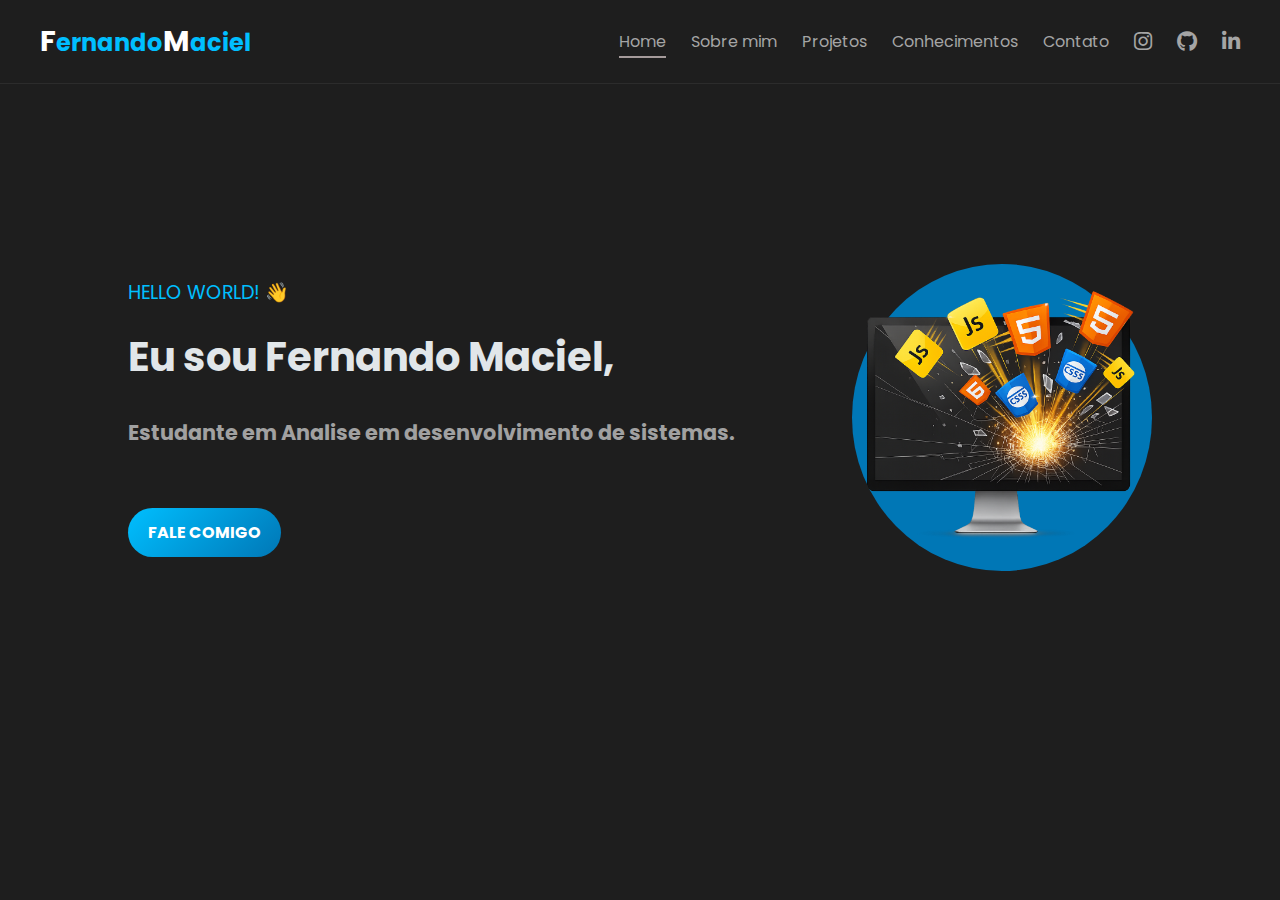
<file: index.html>
<!DOCTYPE html>
<html lang="pt-br">

<head>
    <meta charset="UTF-8"> <!-- Define a codificação de caracteres -->
    <meta name="viewport" content="width=device-width, initial-scale=1.0"> <!-- Responsividade para dispositivos móveis -->
    <title>Portifolio Pessoal</title> <!-- Título da página -->
    <!-- Link para ícones Font Awesome -->
    <link rel="stylesheet" href="https://cdnjs.cloudflare.com/ajax/libs/font-awesome/6.0.0/css/all.min.css">
    <!-- Link para arquivo CSS local -->
    <link rel="stylesheet" href="style.css">
    <!-- Link para fontes do Google Fonts -->
    <link href="https://fonts.googleapis.com/css2?family=DM+Sans&family=Poppins:wght@300;400;600&display=swap"
        rel="stylesheet">
</head>

<body>
    <header>
        <nav class="navbar">
            <div class="logo">
                <!-- Logo com destaque nas letras F e M -->
                <h2><span style="color: white; font-size: larger;">F</span>ernando<span
                        style="color: white; font-size: larger;">M</span>aciel</h2>
            </div>

            <!-- Botão para menu responsivo (hamburger) -->
            <button class="menu-toggle" aria-controls="main-nav" aria-expanded="false">
                <span class="hamburger"></span>
                <span class="hamburger"></span>
                <span class="hamburger"></span>
            </button>

            <div class="nav-links">
                <!-- Menu principal de navegação -->
                <ul class="nav-principal">
                    <li><a href="index.html" class="menu selecionado">Home</a></li>
                    <li><a href="sobremim.html" class="menu">Sobre mim</a></li>
                    <li><a href="projeto.html" class="menu">Projetos</a></li>
                    <li><a href="conhecimentos.html" class="menu">Conhecimentos</a></li>
                    <li><a href="contato.html" class="menu">Contato</a></li>
                </ul>
                <!-- Links para redes sociais com ícones -->
                <ul class="nav-social nav-social-links">
                    <li><a href="https://www.instagram.com/fernando_macielneves/" target="_blank"
                            class="icone_menu instagram"><i class="fa-brands fa-instagram instagram"></i></a></li>
                    <li><a href="https://github.com/fernandonevesmaciel" target="_blank" class="icone_menu github"><i
                                class="fa-brands fa-github"></i></a></li>
                    <li><a href="https://www.linkedin.com/in/fernando-maciel-das-neves-8a3aba194?utm_source=share&utm_campaign=share_via&utm_content=profile&utm_medium=android_app"
                            target="_blank" class="icone_menu linkedin"><i class="fa-brands fa-linkedin-in"></i></a>
                    </li>
                </ul>
            </div>

        </nav>
    </header>
    <main>
        <section class="container_apresentacao">
            <div class="conteudo_apresentacao">
                <p>HELLO WORLD! 👋 </p>
                <h2>Eu sou Fernando Maciel,</h2>
                <h3>Estudante em Analise em desenvolvimento de sistemas.</h3> 
                <a href="contato.html">FALE COMIGO</a> <!-- Link para página de contato -->
            </div>
            <div class="fundo-efeito">
                <!-- Imagem ilustrativa -->
                <img src="imagens/ilustração_computador.png" alt="imagem_ilustrativa_conhecimento"
                    class="imagem_apresentacao">
            </div>
        </section>
    </main>
    <!-- Script JavaScript para funcionalidades da página com menu "hamburguer" -->
    <script src="script/script.js"></script>
</body>

</html>
</file>
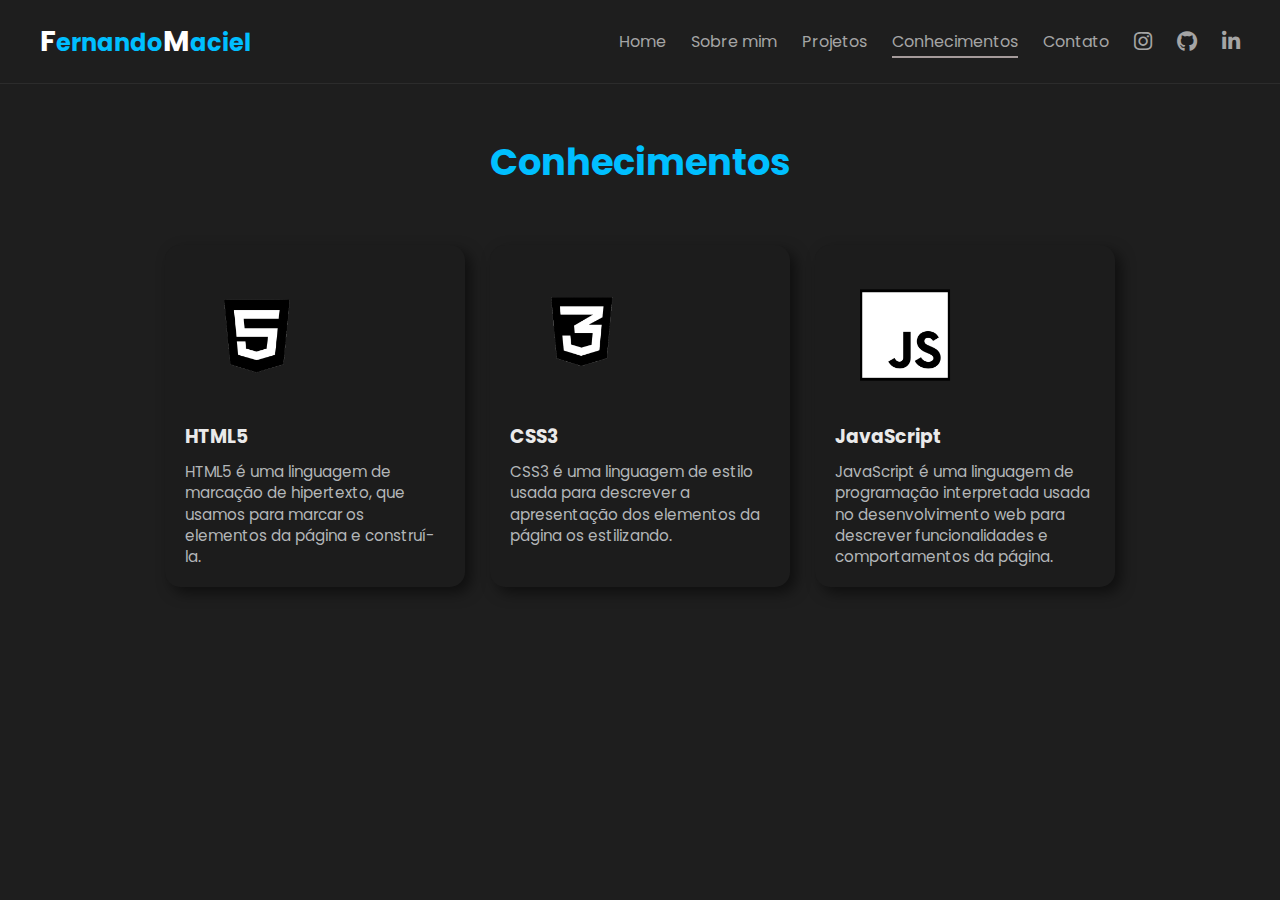
<file: conhecimentos.html>
<!DOCTYPE html>
<html lang="pt-br">

<head>
    <meta charset="UTF-8"> <!-- Define a codificação de caracteres -->
    <meta name="viewport" content="width=device-width, initial-scale=1.0"> <!-- Responsividade para dispositivos móveis -->
    <title>Portifolio Pessoal</title> <!-- Título da página -->
    <!-- Link para ícones Font Awesome -->
    <link rel="stylesheet" href="https://cdnjs.cloudflare.com/ajax/libs/font-awesome/6.0.0/css/all.min.css">
    <!-- Link para arquivo CSS local -->
    <link rel="stylesheet" href="style.css">
    <!-- Link para fontes do Google Fonts -->
    <link href="https://fonts.googleapis.com/css2?family=DM+Sans&family=Poppins:wght@300;400;600&display=swap"
        rel="stylesheet">
</head>

<body>
    <header>
        <nav class="navbar">
            <div class="logo">
                <!-- Logo com destaque nas letras F e M -->
                <h2><span style="color: white; font-size: larger;">F</span>ernando<span
                        style="color: white; font-size: larger;">M</span>aciel</h2>
            </div>

            <!-- Botão "hamburguer" para menu responsivo em dispositivos móveis -->
            <button class="menu-toggle" aria-controls="main-nav" aria-expanded="false">
                <span class="hamburger"></span>
                <span class="hamburger"></span>
                <span class="hamburger"></span>
            </button>

            <div class="nav-links">
                <!-- Menu principal de navegação -->
                <ul class="nav-principal">
                    <li><a href="index.html" class="menu">Home</a></li>
                    <li><a href="sobremim.html" class="menu">Sobre mim</a></li>
                    <li><a href="projeto.html" class="menu">Projetos</a></li>
                    <li><a href="conhecimentos.html" class="menu selecionado">Conhecimentos</a></li> <!-- Página atual destacada -->
                    <li><a href="contato.html" class="menu">Contato</a></li>
                </ul>
                <!-- Links para redes sociais com ícones -->
                <ul class="nav-social nav-social-links">
                    <li><a href="https://www.instagram.com/fernando_macielneves/" target="_blank"
                            class="icone_menu instagram"><i class="fa-brands fa-instagram instagram"></i></a></li>
                    <li><a href="https://github.com/fernandonevesmaciel" target="_blank" class="icone_menu github"><i
                                class="fa-brands fa-github"></i></a></li>
                    <li><a href="https://www.linkedin.com/in/fernando-maciel-das-neves-8a3aba194?utm_source=share&utm_campaign=share_via&utm_content=profile&utm_medium=android_app"
                            target="_blank" class="icone_menu linkedin"><i class="fa-brands fa-linkedin-in"></i></a>
                    </li>
                </ul>
            </div>

        </nav>
    </header>
    <main>
        <section class="container conhecimentos">
            <div>
                <!-- Título da seção Conhecimentos -->
                <h2 class="titulo_pagina">Conhecimentos</h2>
            </div>
            <div class="cards_container">
                <!-- Card de conhecimento HTML5 -->
                <div class="cards">
                    <div>
                        <img src="imagens/imagem_html5.png" alt="imagem_html5" class="imagem_card"> <!-- Imagem representativa -->
                    </div>
                    <div>
                        <h3>HTML5</h3> <!-- Título do conhecimento -->
                    </div>
                    <div>
                        <p>
                            <!-- Descrição do HTML5 -->
                            HTML5 é uma linguagem de marcação de hipertexto, que usamos para marcar os elementos da
                            página e construí-la.
                        </p>
                    </div>
                </div>
                <!-- Card de conhecimento CSS3 -->
                <div class="cards">
                    <div>
                        <img src="imagens/imagem_css3.png" alt="imagem_css3" class="imagem_card">
                    </div>
                    <div>
                        <h3>CSS3</h3>
                    </div>
                    <div>
                        <p>
                            <!-- Descrição do CSS3 -->
                            CSS3 é uma linguagem de estilo usada para descrever a apresentação dos elementos da página
                            os estilizando.
                        </p>
                    </div>
                </div>
                <!-- Card de conhecimento JavaScript -->
                <div class="cards">
                    <div>
                        <img src="imagens/imagem_js.png" alt="imagem_js" class="imagem_card">
                    </div>
                    <div>
                        <h3>JavaScript</h3>
                    </div>
                    <div>
                        <p>
                            <!-- Descrição do JavaScript -->
                            JavaScript é uma linguagem de programação interpretada usada no desenvolvimento web para
                            descrever funcionalidades e comportamentos da página.
                        </p>
                    </div>
                </div>
            </div>
        </section>
    </main>
     <!-- Script JavaScript para funcionalidades da página com menu "hamburguer" -->
    <script src="script/script.js"></script>
</body>

</html>
</file>
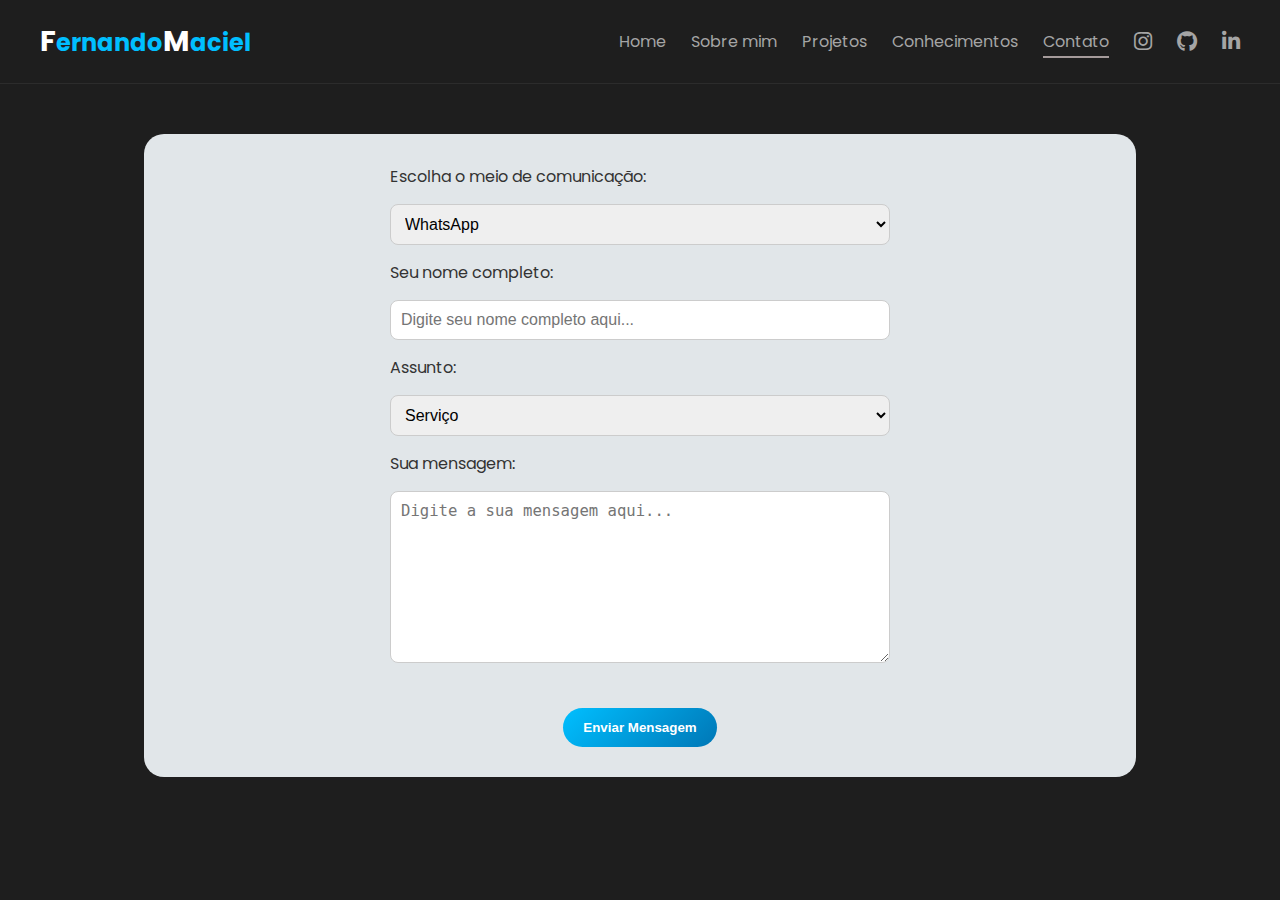
<file: contato.html>
<!DOCTYPE html>
<html lang="pt-br">

<head>
    <meta charset="UTF-8"> <!-- Define a codificação de caracteres -->
    <meta name="viewport" content="width=device-width, initial-scale=1.0">
    <!-- Responsividade para dispositivos móveis -->
    <title>Portifolio Pessoal</title> <!-- Título da página -->
    <!-- Link para ícones Font Awesome -->
    <link rel="stylesheet" href="https://cdnjs.cloudflare.com/ajax/libs/font-awesome/6.0.0/css/all.min.css">
    <!-- Link para arquivo CSS local -->
    <link rel="stylesheet" href="style.css">
    <!-- Link para fontes do Google Fonts -->
    <link href="https://fonts.googleapis.com/css2?family=DM+Sans&family=Poppins:wght@300;400;600&display=swap"
        rel="stylesheet">
</head>

<body>
    <header>
        <nav class="navbar">
            <div class="logo">
                <!-- Logo com destaque nas letras F e M -->
                <h2><span style="color: white; font-size: larger;">F</span>ernando<span
                        style="color: white; font-size: larger;">M</span>aciel</h2>
            </div>

            <!-- Botão "hamburguer" para menu responsivo em dispositivos móveis -->
            <button class="menu-toggle" aria-controls="main-nav" aria-expanded="false">
                <span class="hamburger"></span>
                <span class="hamburger"></span>
                <span class="hamburger"></span>
            </button>

            <div class="nav-links">
                <!-- Menu principal de navegação -->
                <ul class="nav-principal">
                    <li><a href="index.html" class="menu">Home</a></li>
                    <li><a href="sobremim.html" class="menu">Sobre mim</a></li>
                    <li><a href="projeto.html" class="menu">Projetos</a></li>
                    <li><a href="conhecimentos.html" class="menu">Conhecimentos</a></li>
                    <li><a href="contato.html" class="menu selecionado">Contato</a></li> <!-- Página atual destacada -->
                </ul>
                <!-- Links para redes sociais com ícones -->
                <ul class="nav-social nav-social-links">
                    <li><a href="https://www.instagram.com/fernando_macielneves/" target="_blank"
                            class="icone_menu instagram"><i class="fa-brands fa-instagram instagram"></i></a></li>
                    <li><a href="https://github.com/fernandonevesmaciel" target="_blank" class="icone_menu github"><i
                                class="fa-brands fa-github"></i></a></li>
                    <li><a href="https://www.linkedin.com/in/fernando-maciel-das-neves-8a3aba194?utm_source=share&utm_campaign=share_via&utm_content=profile&utm_medium=android_app"
                            target="_blank" class="icone_menu linkedin"><i class="fa-brands fa-linkedin-in"></i></a>
                    </li>
                </ul>
            </div>
        </nav>
    </header>
    <main>
        <section class="container">
            <div class="card-contato">
                <!-- Formulário de contato -->
                <form id="formContato">
                    <label for="meioComunicacao">Escolha o meio de comunicação:</label>
                    <select id="meioComunicacao" name="meioComunicacao">
                        <option value="whatsapp">WhatsApp </option>
                        <option value="telegram">Telegram</option>
                    </select>

                    <label for="nomeCompleto">Seu nome completo:</label>
                    <input type="text" id="nomeCompleto" name="nomeCompleto" required
                        placeholder="Digite seu nome completo aqui...">

                    <label for="assunto">Assunto:</label>
                    <select name="assunto" id="assunto">
                        <option value="serviços">Serviço</option>
                        <option value="duvidas">Dúvidas</option>
                        <option value="sugestão">Sugestão</option>
                        <option value="outros">Outros</option>
                    </select>

                    <label for="mensagem">Sua mensagem:</label>
                    <textarea id="mensagem" name="mensagem" rows="10" cols="70" required
                        placeholder="Digite a sua mensagem aqui..."></textarea>

                    <button type="submit" id="enviarmensagem">Enviar Mensagem</button>
                </form>
            </div>

        </section>
    </main>
    <!-- Script JavaScript para funcionalidades da página com menu "hamburguer" -->
    <script src="script/script.js"></script>
    <script>
        // Adiciona evento para o envio do formulário
        document.getElementById('formContato').addEventListener('submit', function (event) {
            event.preventDefault(); // Evita que o formulário recarregue a página

            // Obtém os valores dos campos do formulário
            const meio = document.getElementById('meioComunicacao').value;
            const mensagem = document.getElementById('mensagem').value;
            const nomeCompleto = document.getElementById('nomeCompleto').value;
            const selectAssunto = document.getElementById('assunto').value;

            // Monta a mensagem final com nome, assunto e mensagem
            const mensagemFinal = `Nome: ${nomeCompleto}\n\n Assunto: ${selectAssunto}\n\n Mensagem: ${mensagem}`;

            // Codifica a mensagem para URL
            const mensagemFinalCodificada = encodeURIComponent(mensagemFinal);

            // Define o assunto do email
            const assunto = "Mensagem do Site";
            const assuntoCodificado = encodeURIComponent(assunto);

            if (meio === 'whatsapp') {
                // Abre o WhatsApp Web com a mensagem pronta para envio
                const numeroWhatsApp = '5543991795542';
                window.open(`https://wa.me/${numeroWhatsApp}?text=${mensagemFinalCodificada}`, '_blank');
            } else if (meio === 'telegram') {
                // Abre o Telegram com a mensagem pronta para envio
                const usuarioTelegram = 'fernandomneves';
                window.open(`https://t.me/${usuarioTelegram}?text=${mensagemFinalCodificada}`, '_blank');
            }
        });
    </script>
</body>

</html>
</file>
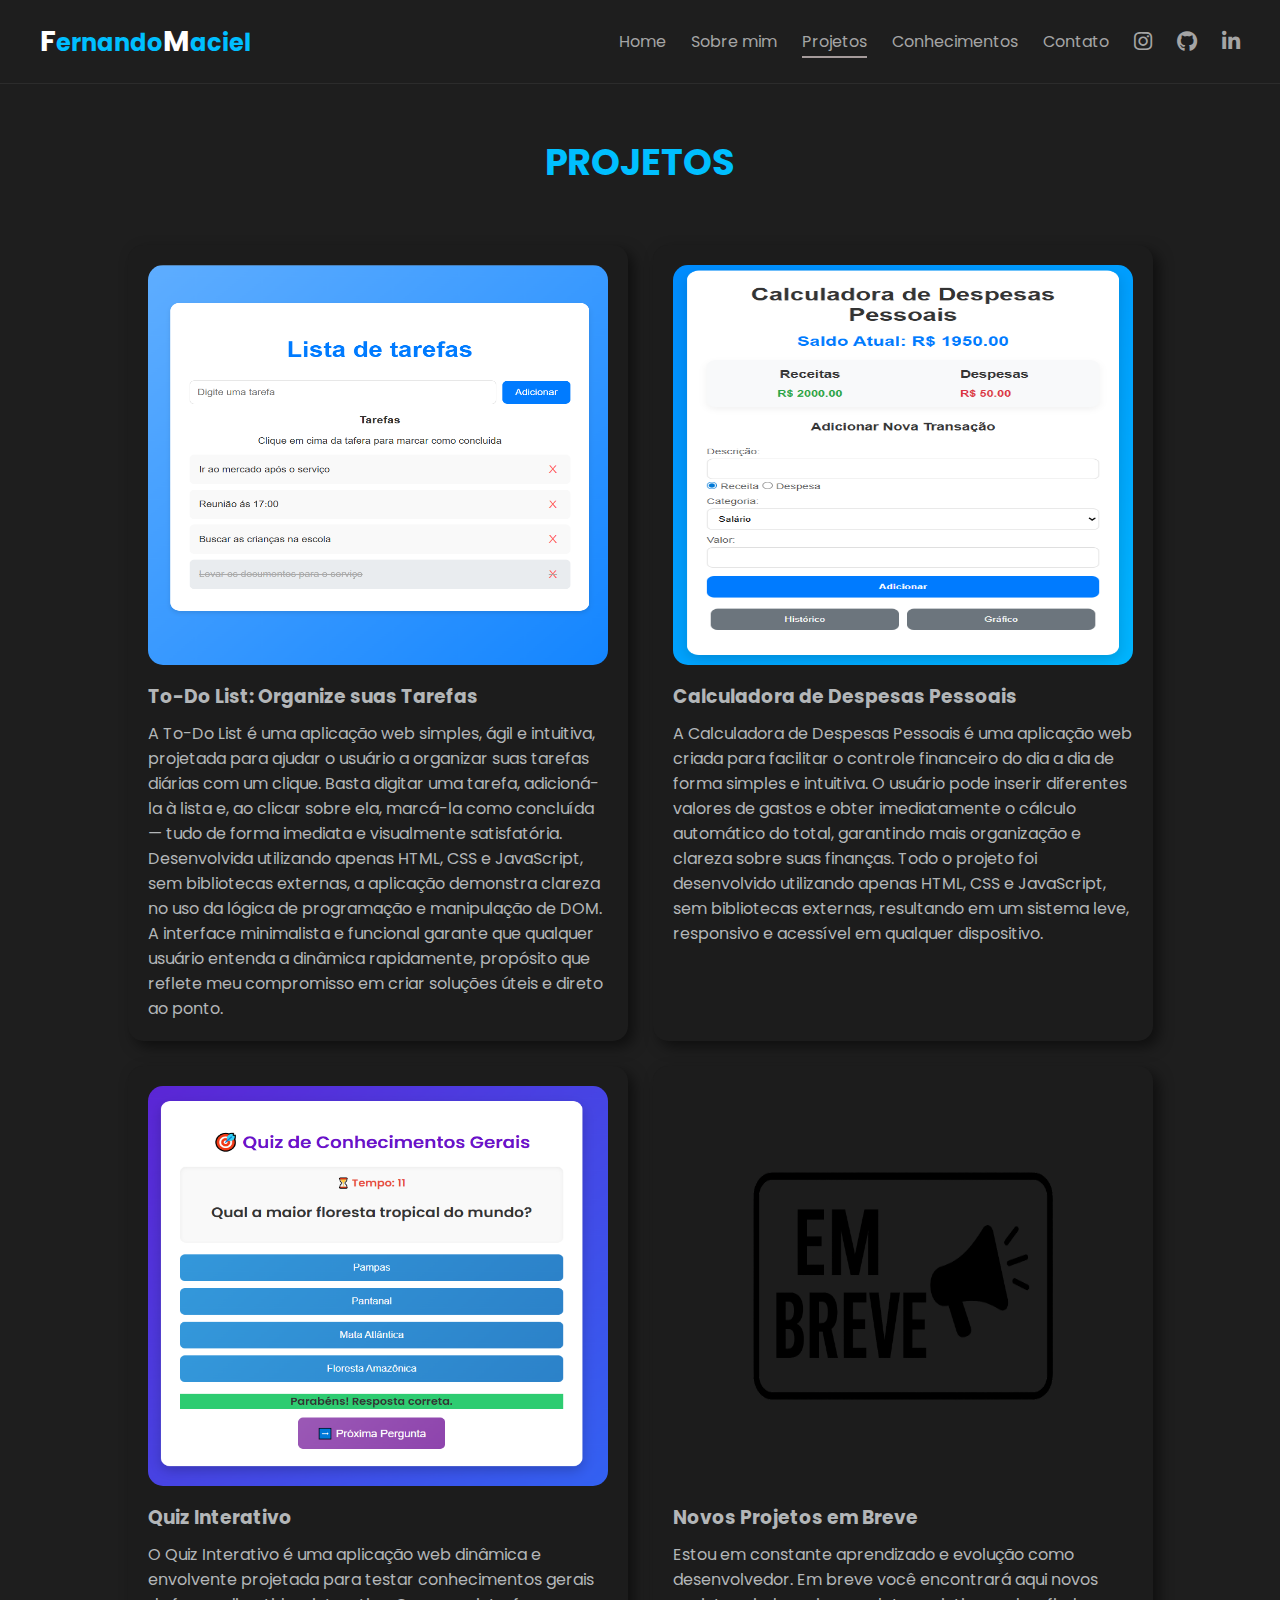
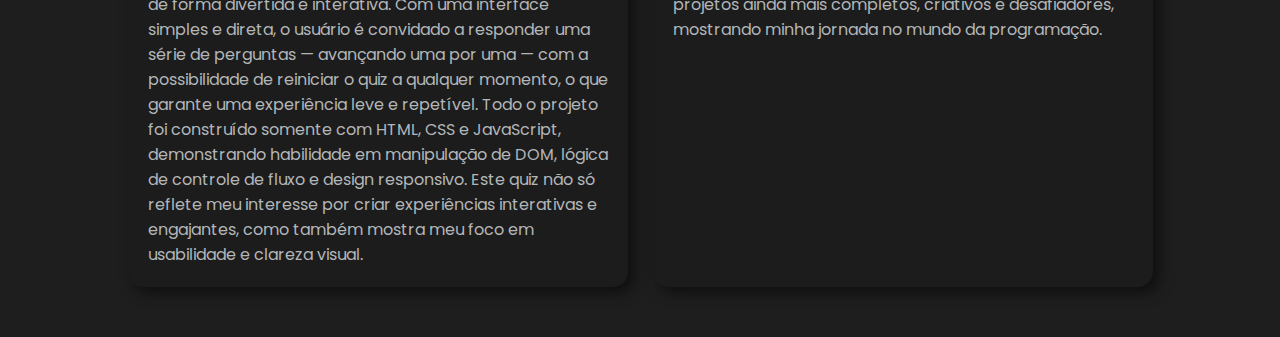
<file: projeto.html>
<!DOCTYPE html>
<html lang="pt-br">

<head>
    <meta charset="UTF-8">
    <meta name="viewport" content="width=device-width, initial-scale=1.0">
    <title>Portifolio Pessoal</title>
    <link rel="stylesheet" href="https://cdnjs.cloudflare.com/ajax/libs/font-awesome/6.0.0/css/all.min.css">
    <link rel="stylesheet" href="style.css">
    <link href="https://fonts.googleapis.com/css2?family=DM+Sans&family=Poppins:wght@300;400;600&display=swap"
        rel="stylesheet">
</head>

<body>
    <header>
        <nav class="navbar">
            <div class="logo">
                <h2><span style="color: white; font-size: larger;">F</span>ernando<span
                        style="color: white; font-size: larger;">M</span>aciel</h2>
            </div>

            <button class="menu-toggle" aria-controls="main-nav" aria-expanded="false">
                <span class="hamburger"></span>
                <span class="hamburger"></span>
                <span class="hamburger"></span>
            </button>

            <div class="nav-links">
                <ul class="nav-principal">
                    <li><a href="index.html" class="menu">Home</a></li>
                    <li><a href="sobremim.html" class="menu">Sobre mim</a></li>
                    <li><a href="projeto.html" class="menu selecionado">Projetos</a></li>
                    <li><a href="conhecimentos.html" class="menu">Conhecimentos</a></li>
                    <li><a href="contato.html" class="menu">Contato</a></li>
                </ul>
                <ul class="nav-social nav-social-links">
                    <li><a href="https://www.instagram.com/fernando_macielneves/" target="_blank"
                            class="icone_menu instagram"><i class="fa-brands fa-instagram instagram"></i></a></li>
                    <li><a href="https://github.com/fernandonevesmaciel" target="_blank" class="icone_menu github"><i
                                class="fa-brands fa-github"></i></a></li>
                    <li><a href="https://www.linkedin.com/in/fernando-maciel-das-neves-8a3aba194?utm_source=share&utm_campaign=share_via&utm_content=profile&utm_medium=android_app"
                            target="_blank" class="icone_menu linkedin"><i class="fa-brands fa-linkedin-in"></i></a>
                    </li>
                </ul>
            </div>

        </nav>
    </header>
    <main>
        <section class="container conhecimentos">
            <div>
                <h2 class="titulo_pagina">PROJETOS</h2>
            </div>
            <div class="cards_container">
                <div class="cards_projeto1">
                    <div>
                        <img src="imagens/imagem_site_to-do-list.PNG" alt="imagem projeto to-do-list"
                            class="imagem_card_projetos">
                    </div>
                    <div>
                        <h3>To-Do List: Organize suas Tarefas</h3>
                    </div>
                    <div>
                        <p>
                            A To-Do List é uma aplicação web simples, ágil e intuitiva, projetada para ajudar o usuário
                            a organizar suas tarefas diárias com um clique. Basta digitar uma tarefa, adicioná-la à
                            lista e, ao clicar sobre ela, marcá-la como concluída — tudo de forma imediata e visualmente
                            satisfatória. Desenvolvida utili­zando apenas HTML, CSS e JavaScript, sem bibliotecas
                            externas, a aplicação demonstra clareza no uso da lógica de programação e manipulação de
                            DOM. A interface minimalista e funcional garante que qualquer usuário entenda a dinâmica
                            rapidamente, propósito que reflete meu compromisso em criar soluções úteis e direto ao
                            ponto.
                        </p>
                        <div>
                            <button class="botao_projeto1"><a
                                    href="https://fernandonevesmaciel.github.io/projeto_1_to-do-list/"
                                    class="link-projeto" target="_blank">Acessar projeto</a></button>
                        </div>
                    </div>
                </div>

                <div class="cards_projeto2 ">
                    <div>
                        <img src="imagens/imagem_site_calculadora_despesas.png"
                            alt="imagem projeto calculadora de despesas" class="imagem_card_projetos">
                    </div>
                    <div>
                        <h3>Calculadora de Despesas Pessoais</h3>
                    </div>
                    <div>
                        <p>
                            A Calculadora de Despesas Pessoais é uma aplicação web criada para facilitar o controle
                            financeiro do dia a dia de forma simples e intuitiva. O usuário pode inserir diferentes
                            valores de gastos e obter imediatamente o cálculo automático do total, garantindo mais
                            organização e clareza sobre suas finanças. Todo o projeto foi desenvolvido utilizando apenas
                            HTML, CSS e JavaScript, sem bibliotecas externas, resultando em um sistema leve, responsivo
                            e acessível em qualquer dispositivo.
                        </p>
                        <div>
                            <button class="botao_projeto2"><a
                                    href="https://fernandonevesmaciel.github.io/Calculadora-de-Despesas-Pessoais/"
                                    class="link-projeto" target="_blank">Acessar
                                    projeto</a></button>
                        </div>
                    </div>
                </div>

                <div class="cards_projeto3">
                    <div>
                        <img src="imagens/imagem_quiz_interativo.png" alt="imagem projeto to-do-list"
                            class="imagem_card_projetos">
                    </div>
                    <div>
                        <h3>Quiz Interativo</h3>
                    </div>
                    <div>
                        <p>
                            O Quiz Interativo é uma aplicação web dinâmica e envolvente projetada para testar
                            conhecimentos gerais de forma divertida e interativa. Com uma interface simples e direta, o
                            usuário é convidado a responder uma série de perguntas — avançando uma por uma — com a
                            possibilidade de reiniciar o quiz a qualquer momento, o que garante uma experiência leve e
                            repetível. Todo o projeto foi construído somente com HTML, CSS e JavaScript, demonstrando
                            habilidade em manipulação de DOM, lógica de controle de fluxo e design responsivo. Este quiz
                            não só reflete meu interesse por criar experiências interativas e engajantes, como também
                            mostra meu foco em usabilidade e clareza visual.
                        </p>
                        <div>
                            <button class="botao_projeto3"><a
                                    href="https://fernandonevesmaciel.github.io/quiz-interativo/" class="link-projeto"
                                    target="_blank">Acessar
                                    projeto</a></button>
                        </div>
                    </div>
                </div>

                <div class="cards_projeto4">
                    <div>
                        <img src="imagens/imagem_em_breve.png" alt="em breve novos projetos"
                            class="imagem_card_projetos">
                    </div>
                    <div>
                        <h3>Novos Projetos em Breve</h3>
                    </div>
                    <div>
                        <p>
                            Estou em constante aprendizado e evolução como desenvolvedor.
                            Em breve você encontrará aqui novos projetos ainda mais completos,
                            criativos e desafiadores, mostrando minha jornada no mundo da programação.
                        </p>
                    </div>
                </div>
            </div>
        </section>
    </main>
    <script src="script/script.js"></script>
    <script>
        const projeto1 = document.querySelector('.cards_projeto1')
        const projeto2 = document.querySelector('.cards_projeto2')
        const projeto3 = document.querySelector('.cards_projeto3')
        const projeto4 = document.querySelector('.cards_projeto4')
        const botaoOculto1 = document.querySelector('.botao_projeto1')
        const botaoOculto2 = document.querySelector('.botao_projeto2')
        const botaoOculto3 = document.querySelector('.botao_projeto3')
        const botaoOculto4 = document.querySelector('.botao_projeto4')
        const larguraTela = window.innerWidth;
        const larguraMinima = 769

        if (larguraTela >= larguraMinima) {

            projeto1.addEventListener('mouseenter', () => {
                botaoOculto1.style.display = 'block'
            });

            projeto1.addEventListener('mouseleave', () => {
                botaoOculto1.style.display = 'none'

            });

            projeto2.addEventListener('mouseenter', () => {
                botaoOculto2.style.display = 'block'
            });

            projeto2.addEventListener('mouseleave', () => {
                botaoOculto2.style.display = 'none'

            });

            projeto3.addEventListener('mouseenter', () => {
                botaoOculto3.style.display = 'block'
            })

            projeto3.addEventListener('mouseleave', () => {
                botaoOculto3.style.display = 'none'

            });

            projeto4.addEventListener('mouseenter', () => {
                botaoOculto4.style.display = 'block'
            });

            projeto4.addEventListener('mouseleave', () => {
                botaoOculto4.style.display = 'none'

            });
        } else {
            projeto1.addEventListener('click', () => {
                botaoOculto1.style.display = 'block'
            });
            projeto2.addEventListener('click', () => {
                botaoOculto2.style.display = 'block'
            });
            projeto3.addEventListener('click', () => {
                botaoOculto3.style.display = 'block'
            });
            projeto4.addEventListener('click', () => {
                botaoOculto4.style.display = 'block'
            });

        }
    </script>
</body>

</html>
</file>
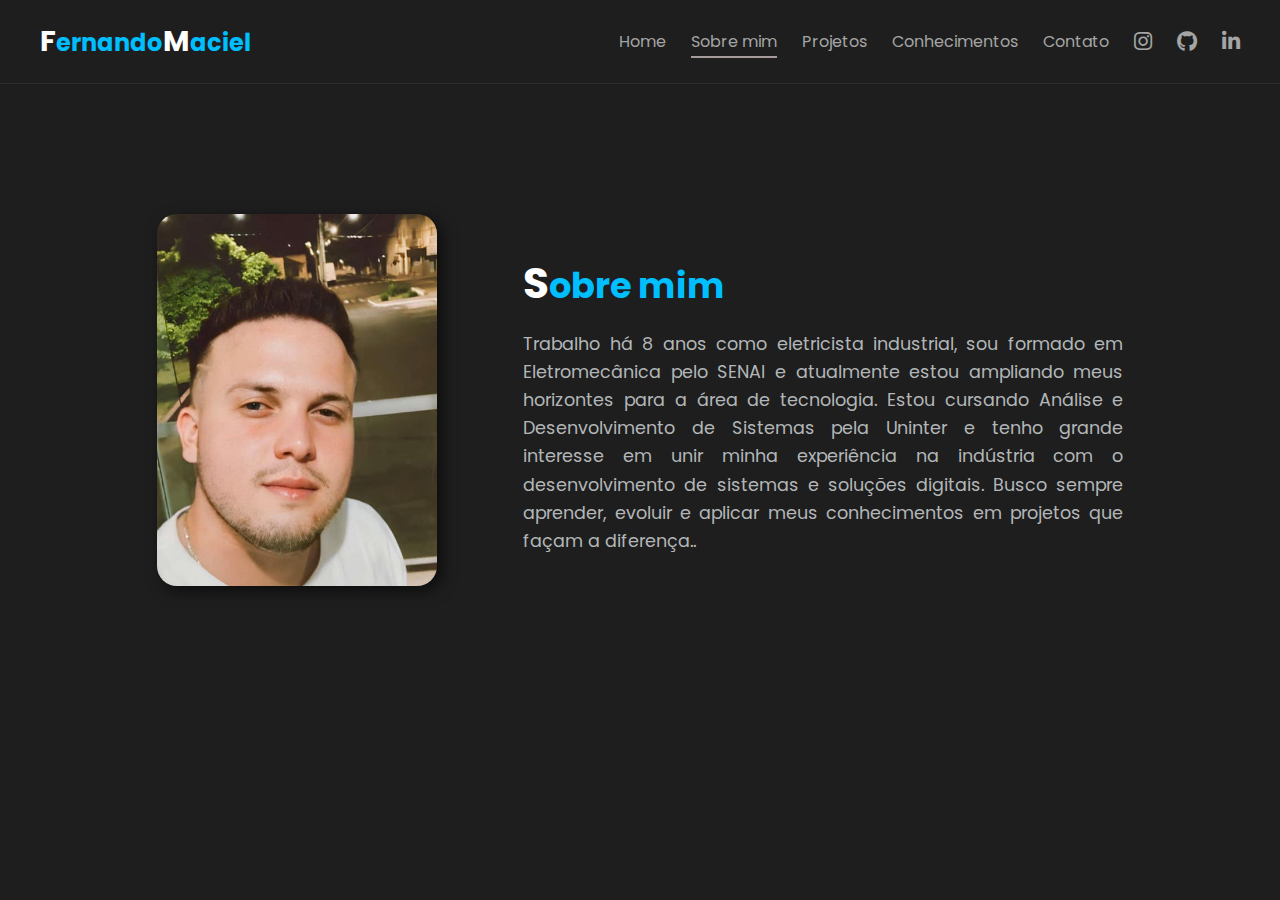
<file: sobremim.html>
<!DOCTYPE html>
<html lang="pt-br">

<head>
    <meta charset="UTF-8">
    <meta name="viewport" content="width=device-width, initial-scale=1.0">
    <title>Portifolio Pessoal</title>
    <link rel="stylesheet" href="https://cdnjs.cloudflare.com/ajax/libs/font-awesome/6.0.0/css/all.min.css">
    <link rel="stylesheet" href="style.css">
    <link href="https://fonts.googleapis.com/css2?family=DM+Sans&family=Poppins:wght@300;400;600&display=swap"
        rel="stylesheet">
</head>

<body>
         <header>
        <nav class="navbar">
            <div class="logo">
                <h2><span style="color: white; font-size: larger;">F</span>ernando<span
                        style="color: white; font-size: larger;">M</span>aciel</h2>
            </div>

            <button class="menu-toggle" aria-controls="main-nav" aria-expanded="false">
                <span class="hamburger"></span>
                <span class="hamburger"></span>
                <span class="hamburger"></span>
            </button>

            <div class="nav-links">
                <ul class="nav-principal">
                    <li><a href="index.html" class="menu">Home</a></li>
                    <li><a href="sobremim.html" class="menu selecionado">Sobre mim</a></li>
                    <li><a href="#" class="menu">Projetos</a></li>
                    <li><a href="conhecimentos.html" class="menu">Conhecimentos</a></li>
                    <li><a href="contato.html" class="menu">Contato</a></li>
                </ul>
                <ul class="nav-social nav-social-links">
                    <li><a href="https://www.instagram.com/fernando_macielneves/" target="_blank"
                            class="icone_menu instagram"><i class="fa-brands fa-instagram instagram"></i></a></li>
                    <li><a href="https://github.com/fernandonevesmaciel" target="_blank" class="icone_menu github"><i
                                class="fa-brands fa-github"></i></a></li>
                    <li><a href="https://www.linkedin.com/in/fernando-maciel-das-neves-8a3aba194?utm_source=share&utm_campaign=share_via&utm_content=profile&utm_medium=android_app"
                            target="_blank" class="icone_menu linkedin"><i class="fa-brands fa-linkedin-in"></i></a>
                    </li>
                </ul>
            </div>

        </nav>
    </header>
    <main>
        <section class="container card-sobremim">
            <div>
                <img src="imagens/imagem_perfil.jpg" alt="minha_imagem" id="imagem_perfil">
            </div>
            <div class="sobremim">
                <h2><span style="color: white; font-size: larger;">S</span>obre mim</h2>
                <p>
                    Trabalho há 8 anos como eletricista industrial, sou formado em
                    Eletromecânica pelo SENAI e
                    atualmente estou ampliando meus horizontes para a área de tecnologia.

                    Estou cursando Análise e Desenvolvimento de Sistemas pela Uninter e tenho grande interesse em unir
                    minha experiência na indústria com o desenvolvimento de sistemas e soluções digitais.

                    Busco sempre aprender, evoluir e aplicar meus conhecimentos em projetos que façam a diferença..</p>
            </div>
        </section>
    </main>
    <script src="script/script.js"></script>
</body>

</html>
</file>
<file: style.css>
/* ==============================
    RESET BÁSICO
================================= */
/* Remove margens e preenchimentos padrão e define box-sizing para border-box */
* {
    margin: 0;
    padding: 0;
    box-sizing: border-box;
}

/* Define largura, altura, cor de fundo, fonte e cor do texto do body */
body {
    width: 100%;
    height: 100%;
    background-color: #1e1e1e;
    font-family: "Poppins", "DM Sans", sans-serif;
    color: #d1d5db;
}

/* ==============================
    NAVBAR
================================= */
/* Estiliza a barra de navegação com flexbox, espaçamento e borda inferior */
nav {
    display: flex;
    justify-content: space-between;
    align-items: center;
    padding: 20px 40px;
    background: #1e1e1e;
    border-bottom: 1px solid #2c2c2c;
    position: relative;
}

/* Estiliza o título dentro da navbar */
nav h2 {
    color: #00BFFF;
    font-weight: bold;
}

/* Define o layout da lista de navegação como flex com espaçamento */
nav ul {
    display: flex;
    gap: 25px;
}

/* Remove estilo padrão de lista dos itens */
nav ul li {
    list-style: none;
}

/* Remove sublinhado e define cor e transição para links */
a {
    text-decoration: none;
    color: #a5a5a5;
    transition: 0.3s;
}

/* Efeito hover para itens com classe menu */
.menu:hover {
    color: #00BFFF;
    border-bottom: 2px solid #00BFFF;
    transform: scale(1.05);
}

/* Estilo para item selecionado na navbar */
.selecionado {
    border-bottom: 2px solid #a59b9b;
    padding-bottom: 3px;
}

/* Ícones - tamanho e transição */
.icone_menu {
    font-size: 1.3em;
    transition: 0.3s;
}

/* Efeito hover para ícone do Instagram */
.instagram i:hover {
    color: #c13584;
}

/* Efeito hover para ícone do GitHub */
.github i:hover {
    color: #fff;
}

/* Efeito hover para ícone do LinkedIn */
.linkedin i:hover {
    color: #0a66c2;
}

/* ==============================
    APRESENTAÇÃO
================================= */
/* Container principal da apresentação com flexbox e espaçamento */
.container_apresentacao {
    display: flex;
    justify-content: space-evenly;
    align-items: center;
    padding: 40px;
    margin-top: 140px;
    gap: 30px;
}

/* Conteúdo da apresentação em coluna com espaçamento */
.conteudo_apresentacao {
    display: flex;
    flex-direction: column;
    gap: 20px;
}

/* Parágrafo com cor azul e tamanho maior */
.conteudo_apresentacao p {
    color: #00BFFF;
    font-size: 1.2em;
}

/* Título principal da apresentação */
.conteudo_apresentacao h2 {
    color: #e1e6e9;
    font-size: 2.5em;
}

/* Subtítulo da apresentação */
.conteudo_apresentacao h3 {
    color: #a1a1a1;
    font-size: 1.3em;
}

/* Botões e links com estilo moderno, borda arredondada e gradiente */
button,
.conteudo_apresentacao a {
    border-radius: 25px;
    background: linear-gradient(135deg, #00BFFF, #0077b6);
    color: #fff;
    padding: 12px 20px;
    margin-top: 30px;
    border: none;
    cursor: pointer;
    transition: 0.3s;
    font-weight: bold;
    text-align: center;
    width: fit-content;
}

/* Efeito hover para botões e links */
button:hover,
.conteudo_apresentacao a:hover {
    transform: scale(1.05);
    background: linear-gradient(135deg, #0096c7, #023e8a);
}

/* Imagem da apresentação com largura fixa e animação */
.imagem_apresentacao {
    width: 300px;
    height: auto;
    animation: imagem_efeito 3s infinite ease-in-out;
}

/* ==============================
    SOBRE MIM
================================= */
/* Container principal da seção sobre mim com flexbox e espaçamento */
.container {
    display: flex;
    justify-content: space-evenly;
    align-items: center;
    background-color: #1e1e1e;
    padding: 50px 20px;
    gap: 30px;
}

/* Card da seção sobre mim com margem */
.card-sobremim {
    margin: 80px;
}

/* Imagem do perfil com largura, borda arredondada e sombra */
#imagem_perfil {
    width: 280px;
    border-radius: 20px;
    box-shadow: 5px 5px 15px rgba(0, 0, 0, 0.6);
    transition: 0.3s;
}

/* Efeito hover para imagem do perfil */
#imagem_perfil:hover {
    transform: scale(1.05);
}

/* Texto da seção sobre mim com largura máxima e alinhamento justificado */
.sobremim {
    max-width: 600px;
    text-align: justify;
}

/* Título da seção sobre mim */
.sobremim h2 {
    color: #00BFFF;
    font-size: 2.2em;
    margin-bottom: 15px;
}

/* Parágrafo da seção sobre mim */
.sobremim p {
    color: #b3b6b8;
    font-size: 1.1em;
    line-height: 1.6em;
}

/* Esconde o botão de toggle do menu por padrão */
.menu-toggle {
    display: none;
}

/* ==============================
    CONHECIMENTOS
================================= */
/* Título da página centralizado e estilizado */
.titulo_pagina {
    text-align: center;
    color: #00BFFF;
    font-size: 2.3em;
    margin-bottom: 30px;
}

/* Container dos conhecimentos com flexbox em coluna e espaçamento */
.conhecimentos {
    display: flex;
    flex-direction: column;
    align-items: center;
    gap: 25px;
    padding: 50px 20px;
}

/* Container dos cards com flex-wrap e espaçamento */
.cards_container {
    display: flex;
    flex-wrap: wrap;
    justify-content: center;
    gap: 25px;
    width: 100%;
}

/* Estilo dos cards de conhecimento */
.cards {
    background-color: #1c1c1c;
    width: 300px;
    padding: 20px;
    border-radius: 15px;
    color: #b3b6b8;
    box-shadow: 6px 6px 14px rgba(0, 0, 0, 0.5);
    transition: 0.3s;
}

/* Efeito hover para os cards */
.cards:hover {
    transform: scale(1.08);
    background-color: #2c2c2c;
}

/* Título dentro dos cards */
.cards h3 {
    color: #eaeaea;
    margin: 10px 0;
}

/* Parágrafo dentro dos cards */
.cards p {
    font-size: 0.95em;
    line-height: 1.4em;
}

/* Imagem dentro dos cards com largura fixa */
.imagem_card {
    width: 140px;
}

/* ==============================
    CONTATO
================================= */
/* Card de contato com fundo claro, borda arredondada e padding */
.card-contato {
    background-color: #e1e6e9;
    width: 80%;
    border-radius: 20px;
    padding: 30px;
    display: flex;
    flex-direction: column;
    align-items: center;
}

/* Formulário de contato com flexbox em coluna e espaçamento */
#formContato {
    display: flex;
    flex-direction: column;
    gap: 15px;
    width: 100%;
    max-width: 500px;
}

/* Inputs, selects e textarea com largura total, padding e borda arredondada */
select,
input,
textarea {
    width: 100%;
    padding: 10px;
    border-radius: 8px;
    border: 1px solid #ccc;
    font-size: 1em;
}

/* Estilo dos labels */
label {
    font-size: 1em;
    color: #333;
}

/* Placeholder do textarea com tamanho maior */
textarea::placeholder {
    font-size: 1.2em;
}

/* Botão de enviar mensagem alinhado ao centro */
#enviarmensagem {
    align-self: center;
}

/* Fundo com efeito circular azul */
.fundo-efeito {
    background-color: #0077b6;
    border-radius: 50%;
}

/* Cards de projetos com estilo similar aos cards de conhecimento */
.cards_projeto1,
.cards_projeto2,
.cards_projeto3,
.cards_projeto4 {
    background-color: #1c1c1c;
    width: 500px;
    padding: 20px;
    gap: 15px;
    border-radius: 15px;
    color: #b3b6b8;
    box-shadow: 6px 6px 14px rgba(0, 0, 0, 0.5);
    transition: 0.3s;
    cursor: pointer;
}

/* Títulos dentro dos cards de projetos */
.cards_projetos h2,
h3 {
    margin: 10px 0;
}

/* Imagem dos cards de projetos com largura e altura fixas e borda arredondada */
.imagem_card_projetos {
    width: 100%;
    height: 400px;
    border-radius: 15px;
}

/* Links dos projetos com cor branca, sem sublinhado e fonte em negrito */
.link-projeto {
    color: white;
    text-decoration: none;
    font-weight: bold;
    font-size: 1.2em;
    transition: 0.3s;
}

/* Botões dos projetos escondidos por padrão */
.botao_projeto1,
.botao_projeto2,
.botao_projeto3,
.botao_projeto4 {
    justify-self: center;
    align-self: center;
    display: none;
}

/* ==============================
    ANIMAÇÃO
================================= */
/* Animação para imagem da apresentação com escala e rotação */
@keyframes imagem_efeito {
    0% {
        transform: scale(1) rotate(0deg);
    }

    50% {
        transform: scale(1.05) rotate(-2deg);
    }

    100% {
        transform: scale(1) rotate(0deg);
    }
}

/* ==============================
    RESPONSIVIDADE
================================= */
/* Estilos para telas com largura máxima de 768px (mobile) */
@media (max-width: 768px) {

    /* Exibe os botões dos projetos no mobile */
    .botao_projeto1,
    .botao_projeto2,
    .botao_projeto3,
    .botao_projeto4 {
        display: block;
    }

    /* Ajusta navbar para mobile */
    .navbar {
        justify-content: space-between;
        align-items: center;
        padding: 20px 25px;
    }

    /* Esconde links de navegação inicialmente */
    .nav-links {
        display: none;
        flex-direction: column;
        width: 100vw;
        height: 100vh;
        position: absolute;
        top: 100%;
        right: 0;
        background: #1e1e1eec;
        padding: 20px 0;
        z-index: 999;
    }

    /* Exibe links de navegação quando a classe show é adicionada */
    .nav-links.show {
        display: flex;
        flex-direction: column;
        align-items: center;
        gap: 20px;
    }

    /* Lista principal de links em coluna e centralizada */
    .nav-principal {
        flex-direction: column;
        width: 100%;
        gap: 10px;
        text-align: center;
    }

    /* Links sociais em linha, centralizados e com espaçamento */
    .nav-social-links {
        flex-direction: row;
        justify-content: center;
        gap: 25px;
        width: 100%;
        margin-top: 20px;
    }

    /* Botão toggle do menu com estilo flex e dimensões */
    .menu-toggle {
        display: flex;
        flex-direction: column;
        justify-content: space-around;
        width: 30px;
        height: 25px;
        background: transparent;
        border: none;
        cursor: pointer;
        padding: 0;
        z-index: 1001;
    }

    /* Barras do hamburger */
    .hamburger {
        display: block;
        width: 100%;
        height: 3px;
        background: #d1d5db;
        border-radius: 10px;
        transition: all 0.3s ease-in-out;
    }

    /* Animação das barras do hamburger quando menu está aberto */
    .menu-toggle[aria-expanded="true"] .hamburger:nth-child(1) {
        transform: translateY(11px) rotate(45deg);
    }

    .menu-toggle[aria-expanded="true"] .hamburger:nth-child(2) {
        opacity: 0;
    }

    .menu-toggle[aria-expanded="true"] .hamburger:nth-child(3) {
        transform: translateY(-11px) rotate(-45deg);
    }

    /* Ajusta containers para coluna e centraliza texto */
    .container,
    .container_apresentacao {
        flex-direction: column;
        text-align: center;
        padding: 20px;
        margin: 0;
    }

    /* Ajusta tamanhos de fonte para títulos e textos na apresentação */
    .container_apresentacao h2 {
        font-size: 1.5em;
    }

    .container_apresentacao p {
        font-size: 1em;
    }

    .container_apresentacao h3 {
        font-size: 0.8em;
    }

    /* Centraliza links na apresentação */
    .container_apresentacao a {
        align-self: center;
    }

    /* Fundo com efeito circular azul */
    .fundo-efeito {
        background-color: #0077b6;
        border-radius: 50%;
    }

    /* Ajusta largura da seção sobre mim */
    .sobremim {
        width: 90%;
    }

    /* Ajusta título e parágrafo da seção sobre mim */
    .sobremim h2 {
        font-size: 1.5em;
        text-align: center;
    }

    .sobremim p {
        font-size: 1em;
    }

    /* Ajusta tamanho da imagem da apresentação */
    .imagem_apresentacao {
        width: 220px;
        height: auto;
    }

    /* Ajusta largura da imagem do perfil */
    #imagem_perfil {
        width: 60%;
    }

    /* Ajusta largura dos cards */
    .cards {
        width: 90%;
    }

    /* Ajusta largura do card de contato */
    .card-contato {
        width: 95%;
    }

    /* Ajusta tamanho do placeholder */
    ::placeholder {
        font-size: 0.8em;
    }

    /* Exibe botões dos projetos no mobile */
    .botao_projeto1,
    .botao_projeto2,
    .botao_projeto3,
    .botao_projeto4 {
        display: block;
    }
}

/* Ajustes para telas maiores que mobile (mínimo 769px) */
@media (min-width: 769px) {
    /* Exibe links de navegação como flex */
    .nav-links {
        display: flex;
        align-items: center;
        gap: 25px;
    }

    /* Exibe listas principais e sociais como flex */
    .nav-principal,
    .nav-social {
        display: flex;
    }

    /* Esconde botão toggle do menu */
    .menu-toggle {
        display: none;
    }
}
</file>
